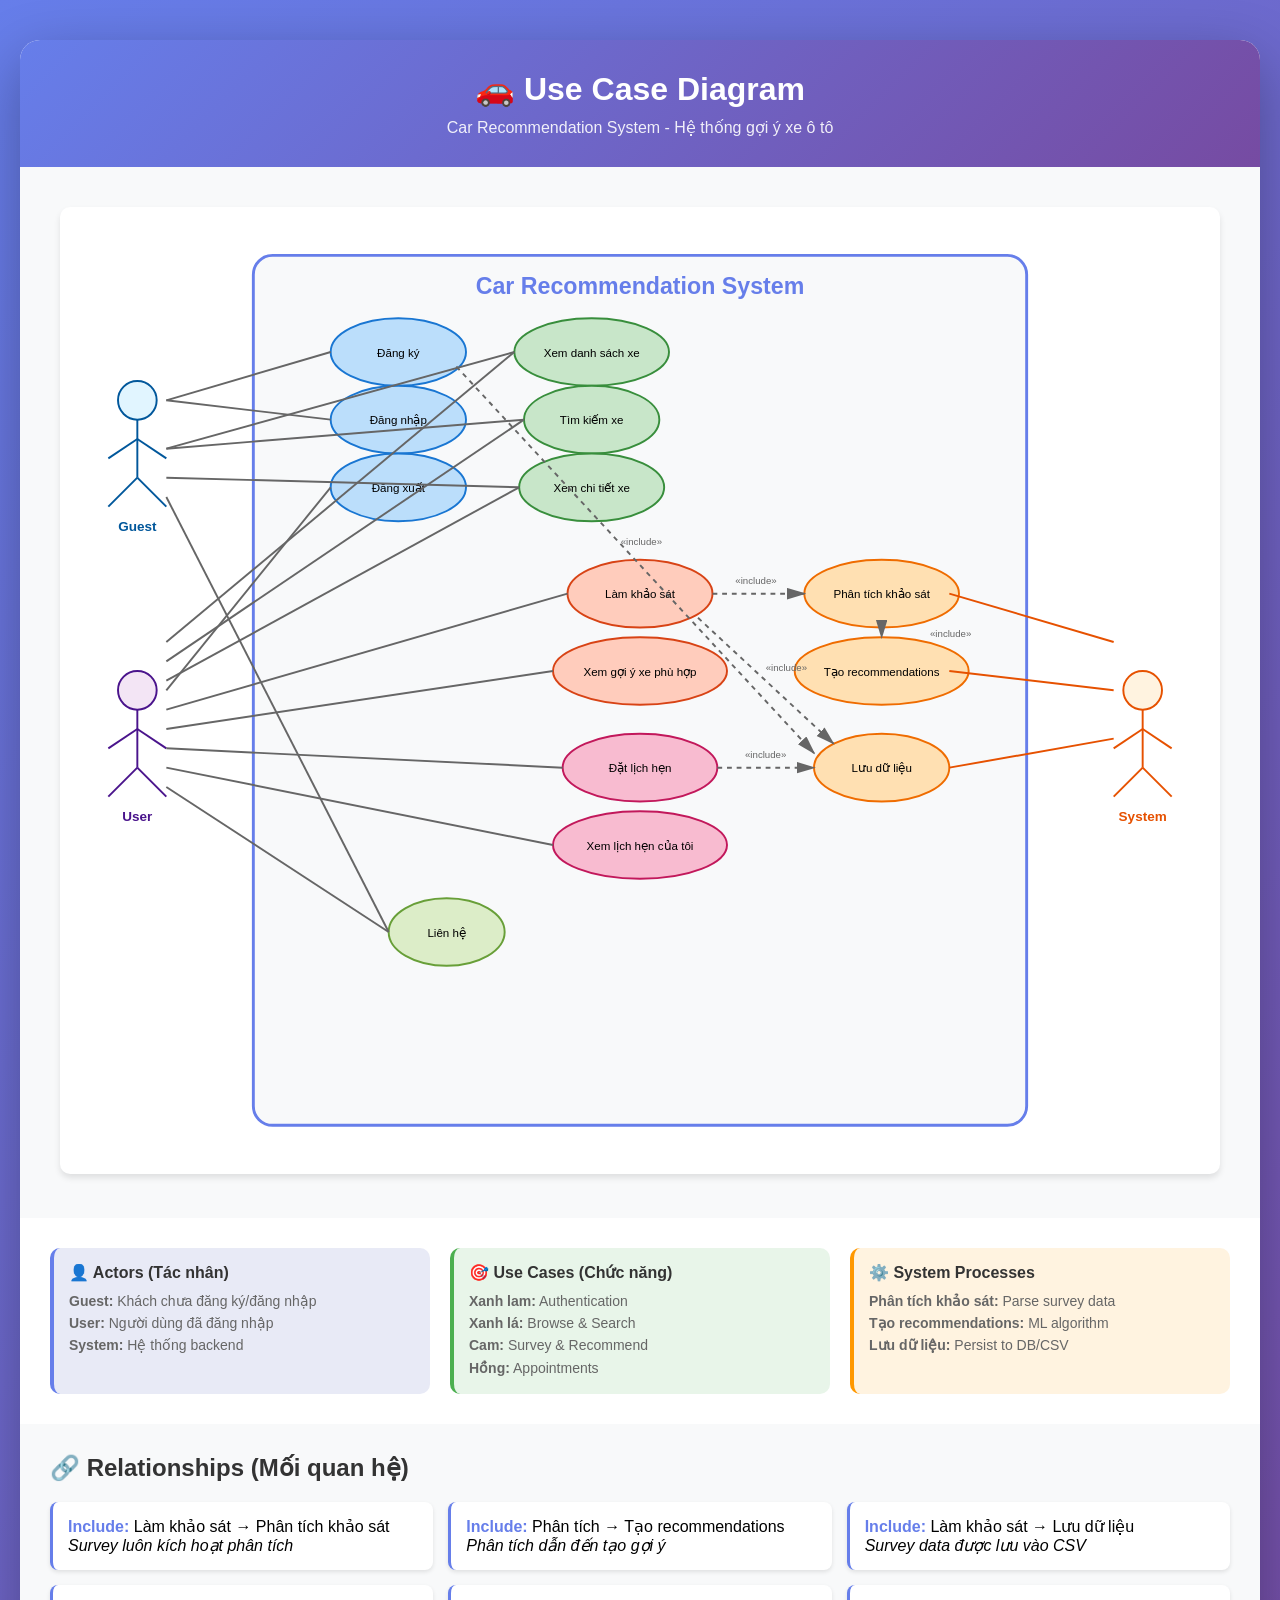
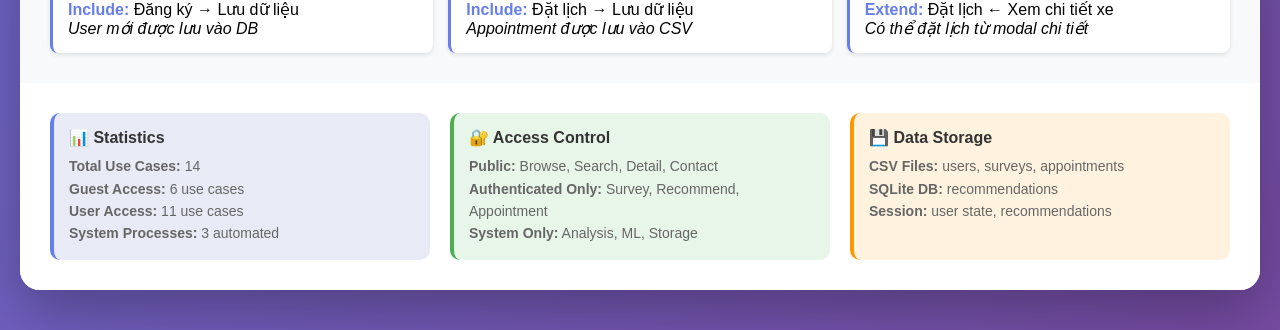
<file: reports/usescase.html>
<!DOCTYPE html>
<html lang="vi">
<head>
    <meta charset="UTF-8">
    <meta name="viewport" content="width=device-width, initial-scale=1.0">
    <title>UML Use Case Diagram - Car Recommendation System</title>
    <style>
        * {
            margin: 0;
            padding: 0;
            box-sizing: border-box;
        }
        
        body {
            font-family: 'Segoe UI', Tahoma, Geneva, Verdana, sans-serif;
            background: linear-gradient(135deg, #667eea 0%, #764ba2 100%);
            padding: 40px 20px;
            min-height: 100vh;
        }
        
        .container {
            max-width: 1400px;
            margin: 0 auto;
            background: white;
            border-radius: 20px;
            box-shadow: 0 20px 60px rgba(0,0,0,0.3);
            overflow: hidden;
        }
        
        .header {
            background: linear-gradient(135deg, #667eea 0%, #764ba2 100%);
            color: white;
            padding: 30px;
            text-align: center;
        }
        
        .header h1 {
            font-size: 32px;
            margin-bottom: 10px;
        }
        
        .header p {
            font-size: 16px;
            opacity: 0.9;
        }
        
        .diagram-container {
            padding: 40px;
            background: #f8f9fa;
        }
        
        svg {
            width: 100%;
            height: auto;
            background: white;
            border-radius: 10px;
            box-shadow: 0 4px 6px rgba(0,0,0,0.1);
        }
        
        .legend {
            display: grid;
            grid-template-columns: repeat(auto-fit, minmax(250px, 1fr));
            gap: 20px;
            padding: 30px;
            background: white;
        }
        
        .legend-item {
            padding: 15px;
            border-radius: 10px;
            border-left: 4px solid;
        }
        
        .legend-item.actor {
            border-color: #667eea;
            background: #e8eaf6;
        }
        
        .legend-item.usecase {
            border-color: #4CAF50;
            background: #e8f5e9;
        }
        
        .legend-item.system {
            border-color: #ff9800;
            background: #fff3e0;
        }
        
        .legend-item h3 {
            font-size: 16px;
            margin-bottom: 8px;
            color: #333;
        }
        
        .legend-item p {
            font-size: 14px;
            color: #666;
            line-height: 1.6;
        }
        
        .relationships {
            padding: 30px;
            background: #f8f9fa;
        }
        
        .relationships h2 {
            font-size: 24px;
            margin-bottom: 20px;
            color: #333;
        }
        
        .relationship-list {
            display: grid;
            grid-template-columns: repeat(auto-fit, minmax(300px, 1fr));
            gap: 15px;
        }
        
        .relationship-item {
            padding: 15px;
            background: white;
            border-radius: 8px;
            border-left: 3px solid #667eea;
            box-shadow: 0 2px 4px rgba(0,0,0,0.1);
        }
        
        .relationship-item strong {
            color: #667eea;
        }
    </style>
</head>
<body>
    <div class="container">
        <div class="header">
            <h1>🚗 Use Case Diagram</h1>
            <p>Car Recommendation System - Hệ thống gợi ý xe ô tô</p>
        </div>
        
        <div class="diagram-container">
            <svg viewBox="0 0 1200 1000" xmlns="http://www.w3.org/2000/svg">
                <!-- System Boundary -->
                <rect x="200" y="50" width="800" height="900" fill="#f8f9fa" stroke="#667eea" stroke-width="3" rx="20"/>
                <text x="600" y="90" font-size="24" font-weight="bold" text-anchor="middle" fill="#667eea">Car Recommendation System</text>
                
                <!-- Actors -->
                <!-- Guest -->
                <g id="guest">
                    <circle cx="80" cy="200" r="20" fill="#e1f5ff" stroke="#01579b" stroke-width="2"/>
                    <line x1="80" y1="220" x2="80" y2="280" stroke="#01579b" stroke-width="2"/>
                    <line x1="80" y1="240" x2="50" y2="260" stroke="#01579b" stroke-width="2"/>
                    <line x1="80" y1="240" x2="110" y2="260" stroke="#01579b" stroke-width="2"/>
                    <line x1="80" y1="280" x2="50" y2="310" stroke="#01579b" stroke-width="2"/>
                    <line x1="80" y1="280" x2="110" y2="310" stroke="#01579b" stroke-width="2"/>
                    <text x="80" y="335" font-size="14" font-weight="bold" text-anchor="middle" fill="#01579b">Guest</text>
                </g>
                
                <!-- Registered User -->
                <g id="user">
                    <circle cx="80" cy="500" r="20" fill="#f3e5f5" stroke="#4a148c" stroke-width="2"/>
                    <line x1="80" y1="520" x2="80" y2="580" stroke="#4a148c" stroke-width="2"/>
                    <line x1="80" y1="540" x2="50" y2="560" stroke="#4a148c" stroke-width="2"/>
                    <line x1="80" y1="540" x2="110" y2="560" stroke="#4a148c" stroke-width="2"/>
                    <line x1="80" y1="580" x2="50" y2="610" stroke="#4a148c" stroke-width="2"/>
                    <line x1="80" y1="580" x2="110" y2="610" stroke="#4a148c" stroke-width="2"/>
                    <text x="80" y="635" font-size="14" font-weight="bold" text-anchor="middle" fill="#4a148c">User</text>
                </g>
                
                <!-- System Actor -->
                <g id="system">
                    <circle cx="1120" cy="500" r="20" fill="#fff3e0" stroke="#e65100" stroke-width="2"/>
                    <line x1="1120" y1="520" x2="1120" y2="580" stroke="#e65100" stroke-width="2"/>
                    <line x1="1120" y1="540" x2="1090" y2="560" stroke="#e65100" stroke-width="2"/>
                    <line x1="1120" y1="540" x2="1150" y2="560" stroke="#e65100" stroke-width="2"/>
                    <line x1="1120" y1="580" x2="1090" y2="610" stroke="#e65100" stroke-width="2"/>
                    <line x1="1120" y1="580" x2="1150" y2="610" stroke="#e65100" stroke-width="2"/>
                    <text x="1120" y="635" font-size="14" font-weight="bold" text-anchor="middle" fill="#e65100">System</text>
                </g>
                
                <!-- Use Cases - Authentication -->
                <ellipse cx="350" cy="150" rx="70" ry="35" fill="#bbdefb" stroke="#1976d2" stroke-width="2"/>
                <text x="350" y="155" font-size="12" text-anchor="middle" fill="#000">Đăng ký</text>
                
                <ellipse cx="350" cy="220" rx="70" ry="35" fill="#bbdefb" stroke="#1976d2" stroke-width="2"/>
                <text x="350" y="225" font-size="12" text-anchor="middle" fill="#000">Đăng nhập</text>
                
                <ellipse cx="350" cy="290" rx="70" ry="35" fill="#bbdefb" stroke="#1976d2" stroke-width="2"/>
                <text x="350" y="295" font-size="12" text-anchor="middle" fill="#000">Đăng xuất</text>
                
                <!-- Use Cases - Browse -->
                <ellipse cx="550" cy="150" rx="80" ry="35" fill="#c8e6c9" stroke="#388e3c" stroke-width="2"/>
                <text x="550" y="155" font-size="12" text-anchor="middle" fill="#000">Xem danh sách xe</text>
                
                <ellipse cx="550" cy="220" rx="70" ry="35" fill="#c8e6c9" stroke="#388e3c" stroke-width="2"/>
                <text x="550" y="225" font-size="12" text-anchor="middle" fill="#000">Tìm kiếm xe</text>
                
                <ellipse cx="550" cy="290" rx="75" ry="35" fill="#c8e6c9" stroke="#388e3c" stroke-width="2"/>
                <text x="550" y="295" font-size="12" text-anchor="middle" fill="#000">Xem chi tiết xe</text>
                
                <!-- Use Cases - Survey & Recommendation -->
                <ellipse cx="600" cy="400" rx="75" ry="35" fill="#ffccbc" stroke="#d84315" stroke-width="2"/>
                <text x="600" y="405" font-size="12" text-anchor="middle" fill="#000">Làm khảo sát</text>
                
                <ellipse cx="600" cy="480" rx="90" ry="35" fill="#ffccbc" stroke="#d84315" stroke-width="2"/>
                <text x="600" y="485" font-size="12" text-anchor="middle" fill="#000">Xem gợi ý xe phù hợp</text>
                
                <!-- Use Cases - Appointment -->
                <ellipse cx="600" cy="580" rx="80" ry="35" fill="#f8bbd0" stroke="#c2185b" stroke-width="2"/>
                <text x="600" y="585" font-size="12" text-anchor="middle" fill="#000">Đặt lịch hẹn</text>
                
                <ellipse cx="600" cy="660" rx="90" ry="35" fill="#f8bbd0" stroke="#c2185b" stroke-width="2"/>
                <text x="600" y="665" font-size="12" text-anchor="middle" fill="#000">Xem lịch hẹn của tôi</text>
                
                <!-- Use Cases - Contact -->
                <ellipse cx="400" cy="750" rx="60" ry="35" fill="#dcedc8" stroke="#689f38" stroke-width="2"/>
                <text x="400" y="755" font-size="12" text-anchor="middle" fill="#000">Liên hệ</text>
                
                <!-- Use Cases - System -->
                <ellipse cx="850" cy="400" rx="80" ry="35" fill="#ffe0b2" stroke="#ef6c00" stroke-width="2"/>
                <text x="850" y="405" font-size="12" text-anchor="middle" fill="#000">Phân tích khảo sát</text>
                
                <ellipse cx="850" cy="480" rx="90" ry="35" fill="#ffe0b2" stroke="#ef6c00" stroke-width="2"/>
                <text x="850" y="485" font-size="12" text-anchor="middle" fill="#000">Tạo recommendations</text>
                
                <ellipse cx="850" cy="580" rx="70" ry="35" fill="#ffe0b2" stroke="#ef6c00" stroke-width="2"/>
                <text x="850" y="585" font-size="12" text-anchor="middle" fill="#000">Lưu dữ liệu</text>
                
                <!-- Associations - Guest -->
                <line x1="110" y1="200" x2="280" y2="150" stroke="#666" stroke-width="2"/>
                <line x1="110" y1="200" x2="280" y2="220" stroke="#666" stroke-width="2"/>
                <line x1="110" y1="250" x2="470" y2="150" stroke="#666" stroke-width="2"/>
                <line x1="110" y1="250" x2="480" y2="220" stroke="#666" stroke-width="2"/>
                <line x1="110" y1="280" x2="475" y2="290" stroke="#666" stroke-width="2"/>
                <line x1="110" y1="300" x2="340" y2="750" stroke="#666" stroke-width="2"/>
                
                <!-- Associations - User -->
                <line x1="110" y1="450" x2="470" y2="150" stroke="#666" stroke-width="2"/>
                <line x1="110" y1="470" x2="480" y2="220" stroke="#666" stroke-width="2"/>
                <line x1="110" y1="490" x2="475" y2="290" stroke="#666" stroke-width="2"/>
                <line x1="110" y1="500" x2="280" y2="290" stroke="#666" stroke-width="2"/>
                <line x1="110" y1="520" x2="525" y2="400" stroke="#666" stroke-width="2"/>
                <line x1="110" y1="540" x2="510" y2="480" stroke="#666" stroke-width="2"/>
                <line x1="110" y1="560" x2="520" y2="580" stroke="#666" stroke-width="2"/>
                <line x1="110" y1="580" x2="510" y2="660" stroke="#666" stroke-width="2"/>
                <line x1="110" y1="600" x2="340" y2="750" stroke="#666" stroke-width="2"/>
                
                <!-- Include Relationships (dashed arrows) -->
                <defs>
                    <marker id="arrowhead" markerWidth="10" markerHeight="10" refX="9" refY="3" orient="auto">
                        <polygon points="0 0, 10 3, 0 6" fill="#666"/>
                    </marker>
                </defs>
                
                <!-- Survey includes Analysis -->
                <line x1="675" y1="400" x2="770" y2="400" stroke="#666" stroke-width="2" stroke-dasharray="5,5" marker-end="url(#arrowhead)"/>
                <text x="720" y="390" font-size="10" text-anchor="middle" fill="#666">«include»</text>
                
                <!-- Analysis includes Recommendation -->
                <line x1="850" y1="435" x2="850" y2="445" stroke="#666" stroke-width="2" stroke-dasharray="5,5" marker-end="url(#arrowhead)"/>
                <text x="900" y="445" font-size="10" fill="#666">«include»</text>
                
                <!-- Survey includes Save Data -->
                <line x1="660" y1="425" x2="800" y2="555" stroke="#666" stroke-width="2" stroke-dasharray="5,5" marker-end="url(#arrowhead)"/>
                <text x="730" y="480" font-size="10" fill="#666">«include»</text>
                
                <!-- Register includes Save Data -->
                <line x1="410" y1="165" x2="780" y2="565" stroke="#666" stroke-width="2" stroke-dasharray="5,5" marker-end="url(#arrowhead)"/>
                <text x="580" y="350" font-size="10" fill="#666">«include»</text>
                
                <!-- Appointment includes Save Data -->
                <line x1="680" y1="580" x2="780" y2="580" stroke="#666" stroke-width="2" stroke-dasharray="5,5" marker-end="url(#arrowhead)"/>
                <text x="730" y="570" font-size="10" text-anchor="middle" fill="#666">«include»</text>
                
                <!-- System associations -->
                <line x1="920" y1="400" x2="1090" y2="450" stroke="#e65100" stroke-width="2"/>
                <line x1="920" y1="480" x2="1090" y2="500" stroke="#e65100" stroke-width="2"/>
                <line x1="920" y1="580" x2="1090" y2="550" stroke="#e65100" stroke-width="2"/>
            </svg>
        </div>
        
        <div class="legend">
            <div class="legend-item actor">
                <h3>👤 Actors (Tác nhân)</h3>
                <p><strong>Guest:</strong> Khách chưa đăng ký/đăng nhập<br>
                <strong>User:</strong> Người dùng đã đăng nhập<br>
                <strong>System:</strong> Hệ thống backend</p>
            </div>
            
            <div class="legend-item usecase">
                <h3>🎯 Use Cases (Chức năng)</h3>
                <p><strong>Xanh lam:</strong> Authentication<br>
                <strong>Xanh lá:</strong> Browse & Search<br>
                <strong>Cam:</strong> Survey & Recommend<br>
                <strong>Hồng:</strong> Appointments</p>
            </div>
            
            <div class="legend-item system">
                <h3>⚙️ System Processes</h3>
                <p><strong>Phân tích khảo sát:</strong> Parse survey data<br>
                <strong>Tạo recommendations:</strong> ML algorithm<br>
                <strong>Lưu dữ liệu:</strong> Persist to DB/CSV</p>
            </div>
        </div>
        
        <div class="relationships">
            <h2>🔗 Relationships (Mối quan hệ)</h2>
            <div class="relationship-list">
                <div class="relationship-item">
                    <strong>Include:</strong> Làm khảo sát → Phân tích khảo sát<br>
                    <em>Survey luôn kích hoạt phân tích</em>
                </div>
                <div class="relationship-item">
                    <strong>Include:</strong> Phân tích → Tạo recommendations<br>
                    <em>Phân tích dẫn đến tạo gợi ý</em>
                </div>
                <div class="relationship-item">
                    <strong>Include:</strong> Làm khảo sát → Lưu dữ liệu<br>
                    <em>Survey data được lưu vào CSV</em>
                </div>
                <div class="relationship-item">
                    <strong>Include:</strong> Đăng ký → Lưu dữ liệu<br>
                    <em>User mới được lưu vào DB</em>
                </div>
                <div class="relationship-item">
                    <strong>Include:</strong> Đặt lịch → Lưu dữ liệu<br>
                    <em>Appointment được lưu vào CSV</em>
                </div>
                <div class="relationship-item">
                    <strong>Extend:</strong> Đặt lịch ← Xem chi tiết xe<br>
                    <em>Có thể đặt lịch từ modal chi tiết</em>
                </div>
            </div>
        </div>
        
        <div class="legend">
            <div class="legend-item actor">
                <h3>📊 Statistics</h3>
                <p><strong>Total Use Cases:</strong> 14<br>
                <strong>Guest Access:</strong> 6 use cases<br>
                <strong>User Access:</strong> 11 use cases<br>
                <strong>System Processes:</strong> 3 automated</p>
            </div>
            
            <div class="legend-item usecase">
                <h3>🔐 Access Control</h3>
                <p><strong>Public:</strong> Browse, Search, Detail, Contact<br>
                <strong>Authenticated Only:</strong> Survey, Recommend, Appointment<br>
                <strong>System Only:</strong> Analysis, ML, Storage</p>
            </div>
            
            <div class="legend-item system">
                <h3>💾 Data Storage</h3>
                <p><strong>CSV Files:</strong> users, surveys, appointments<br>
                <strong>SQLite DB:</strong> recommendations<br>
                <strong>Session:</strong> user state, recommendations</p>
            </div>
        </div>
    </div>
</body>
</html>
</file>
